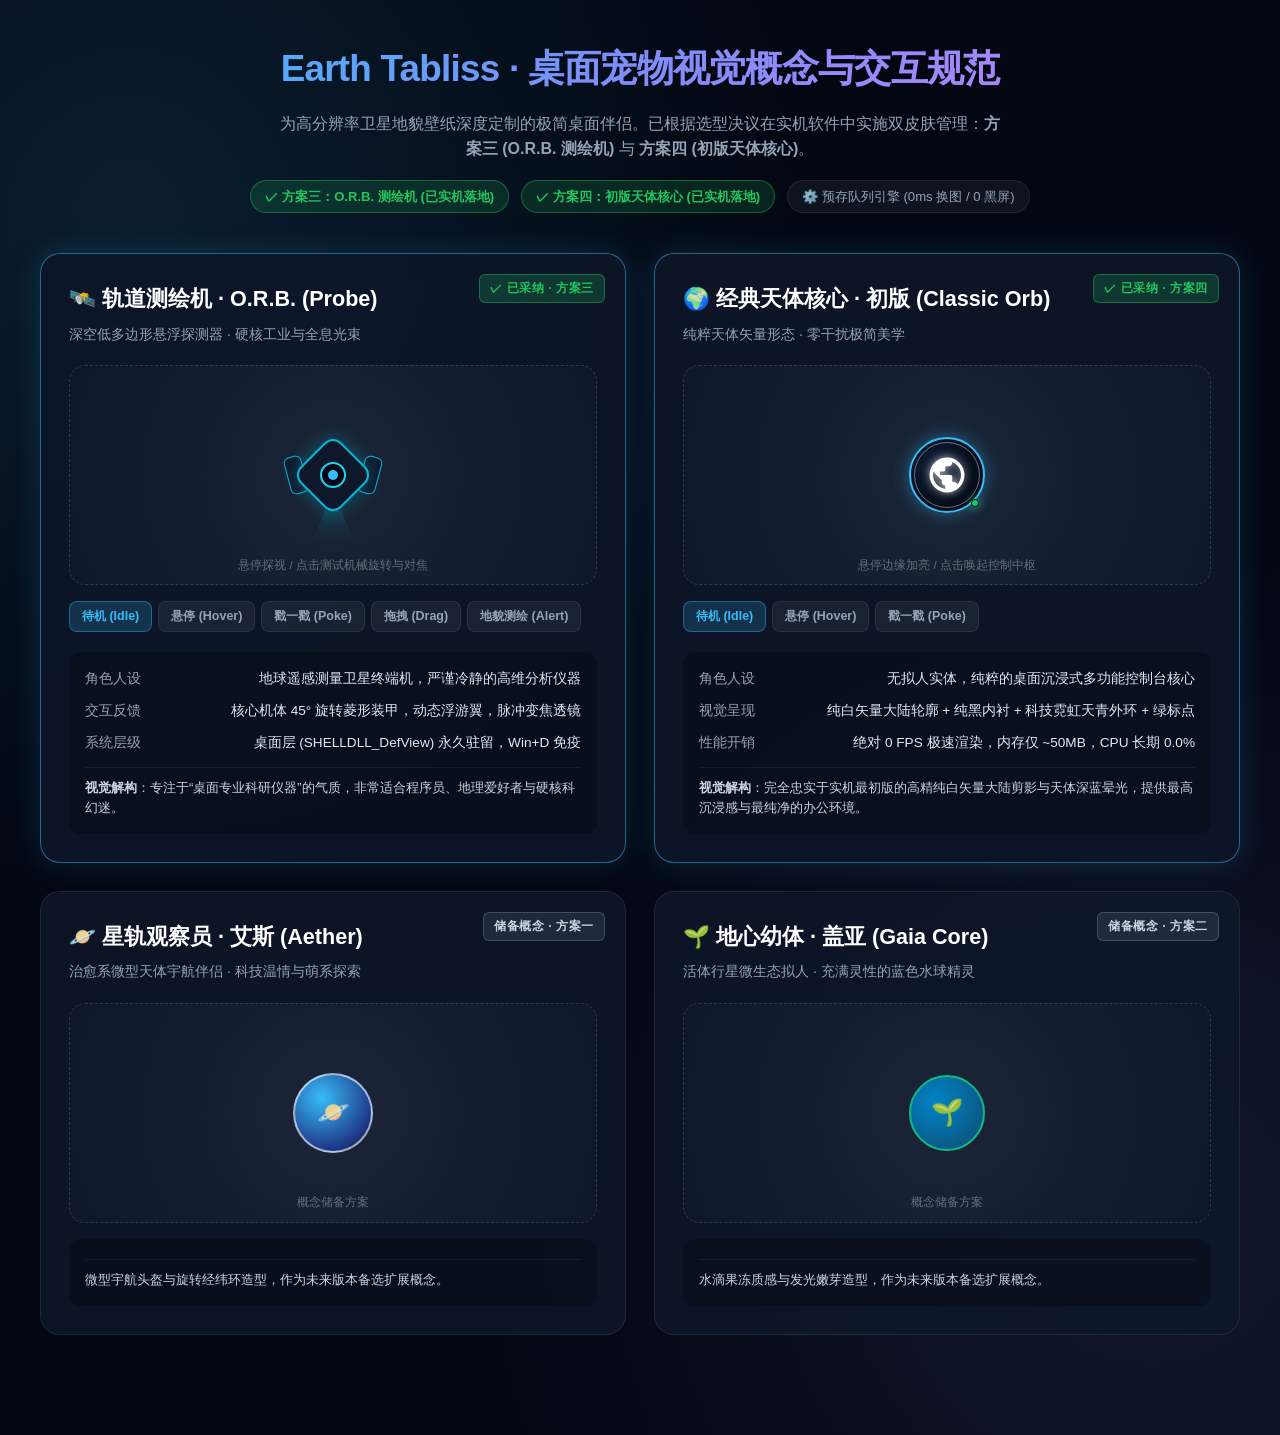
<file: app/pet_showcase.html>
<!DOCTYPE html>
<html lang="zh-CN">
<head>
  <meta charset="UTF-8">
  <meta name="viewport" content="width=device-width, initial-scale=1.0">
  <title>Earth Tabliss · 桌面宠物视觉概念与交互规范</title>
  <style>
    :root {
      --bg: #030712;
      --card-bg: rgba(15, 23, 42, 0.85);
      --card-border: rgba(255, 255, 255, 0.08);
      --primary: #38bdf8;
      --accent: #818cf8;
      --success: #22c55e;
      --warning: #facc15;
      --danger: #f87171;
      --text: #f8fafc;
      --text-muted: #94a3b8;
    }

    * {
      box-sizing: border-box;
      margin: 0;
      padding: 0;
      user-select: none;
    }

    body {
      font-family: -apple-system, BlinkMacSystemFont, "Segoe UI", Roboto, "PingFang SC", "Hiragino Sans GB", "Microsoft YaHei", sans-serif;
      background-color: var(--bg);
      background-image: 
        radial-gradient(circle at 10% 15%, rgba(56, 189, 248, 0.12) 0%, transparent 40%),
        radial-gradient(circle at 90% 85%, rgba(129, 140, 248, 0.12) 0%, transparent 40%);
      color: var(--text);
      min-height: 100vh;
      padding: 40px 24px 60px;
      line-height: 1.6;
    }

    .container {
      max-width: 1200px;
      margin: 0 auto;
    }

    header {
      text-align: center;
      margin-bottom: 40px;
    }

    header h1 {
      font-size: 2.3rem;
      font-weight: 800;
      background: linear-gradient(135deg, #38bdf8 0%, #818cf8 50%, #c084fc 100%);
      -webkit-background-clip: text;
      -webkit-text-fill-color: transparent;
      margin-bottom: 12px;
      letter-spacing: -0.02em;
    }

    header p {
      color: var(--text-muted);
      font-size: 1rem;
      max-width: 720px;
      margin: 0 auto;
    }

    .meta-bar {
      display: flex;
      justify-content: center;
      flex-wrap: wrap;
      gap: 12px;
      margin-top: 18px;
    }

    .pill {
      display: inline-flex;
      align-items: center;
      gap: 6px;
      padding: 5px 14px;
      border-radius: 9999px;
      font-size: 0.82rem;
      font-weight: 500;
      background: rgba(255, 255, 255, 0.05);
      border: 1px solid var(--card-border);
      color: var(--text-muted);
    }

    .pill.selected {
      background: rgba(34, 197, 94, 0.15);
      border-color: rgba(34, 197, 94, 0.4);
      color: var(--success);
      font-weight: 600;
    }

    /* Grid of Schemes */
    .schemes-grid {
      display: grid;
      grid-template-columns: repeat(auto-fit, minmax(540px, 1fr));
      gap: 28px;
      margin-bottom: 40px;
    }

    .scheme-card {
      background: var(--card-bg);
      border: 1px solid var(--card-border);
      border-radius: 20px;
      padding: 28px;
      backdrop-filter: blur(16px);
      -webkit-backdrop-filter: blur(16px);
      display: flex;
      flex-direction: column;
      position: relative;
      transition: all 0.3s cubic-bezier(0.4, 0, 0.2, 1);
    }

    .scheme-card:hover {
      border-color: rgba(56, 189, 248, 0.4);
      box-shadow: 0 16px 36px rgba(0, 0, 0, 0.6);
    }

    .scheme-card.active-skin {
      border-color: rgba(56, 189, 248, 0.5);
      box-shadow: 0 0 32px rgba(56, 189, 248, 0.16);
    }

    .card-badge {
      position: absolute;
      top: 20px;
      right: 20px;
      padding: 4px 10px;
      border-radius: 6px;
      font-size: 0.75rem;
      font-weight: 700;
      letter-spacing: 0.05em;
    }

    .badge-adopted { background: rgba(34, 197, 94, 0.2); color: #22c55e; border: 1px solid rgba(34, 197, 94, 0.4); }
    .badge-concept { background: rgba(148, 163, 184, 0.15); color: #cbd5e1; border: 1px solid rgba(148, 163, 184, 0.3); }

    .scheme-header {
      margin-bottom: 20px;
    }

    .scheme-title {
      font-size: 1.35rem;
      font-weight: 700;
      color: #fff;
      display: flex;
      align-items: center;
      gap: 10px;
      margin-bottom: 6px;
    }

    .scheme-sub {
      font-size: 0.88rem;
      color: var(--text-muted);
    }

    /* Sandbox Interactive Stage */
    .sandbox-stage {
      height: 220px;
      background: radial-gradient(circle, rgba(30, 41, 59, 0.85) 0%, rgba(15, 23, 42, 0.98) 100%);
      border: 1px dashed rgba(255, 255, 255, 0.14);
      border-radius: 16px;
      position: relative;
      display: flex;
      align-items: center;
      justify-content: center;
      overflow: hidden;
      margin-bottom: 16px;
      cursor: pointer;
    }

    .sandbox-hint {
      position: absolute;
      bottom: 10px;
      font-size: 0.72rem;
      color: rgba(255, 255, 255, 0.35);
      pointer-events: none;
    }

    /* Speech Bubble */
    .pet-bubble {
      position: absolute;
      top: 24px;
      background: rgba(15, 23, 42, 0.95);
      border: 1px solid #38bdf8;
      color: #f8fafc;
      padding: 6px 14px;
      border-radius: 12px;
      font-size: 0.8rem;
      font-weight: 500;
      pointer-events: none;
      box-shadow: 0 4px 14px rgba(0,0,0,0.5);
      opacity: 0;
      transform: translateY(6px);
      transition: all 0.3s cubic-bezier(0.4, 0, 0.2, 1);
      z-index: 10;
      white-space: nowrap;
    }

    .pet-bubble::after {
      content: "";
      position: absolute;
      bottom: -6px;
      left: 50%;
      transform: translateX(-50%);
      border-width: 6px 6px 0;
      border-style: solid;
      border-color: #38bdf8 transparent transparent;
    }

    .pet-bubble.active {
      opacity: 1;
      transform: translateY(0);
    }

    /* State Controller Bar */
    .state-bar {
      display: flex;
      flex-wrap: wrap;
      gap: 6px;
      margin-bottom: 20px;
    }

    .state-btn {
      background: rgba(255, 255, 255, 0.06);
      border: 1px solid var(--card-border);
      color: var(--text-muted);
      padding: 6px 12px;
      border-radius: 8px;
      font-size: 0.78rem;
      font-weight: 600;
      cursor: pointer;
      transition: all 0.2s ease;
    }

    .state-btn:hover, .state-btn.active {
      background: rgba(56, 189, 248, 0.18);
      border-color: rgba(56, 189, 248, 0.4);
      color: #38bdf8;
    }

    /* Details Grid */
    .details-box {
      background: rgba(0, 0, 0, 0.25);
      border-radius: 12px;
      padding: 16px;
      font-size: 0.85rem;
      display: flex;
      flex-direction: column;
      gap: 10px;
      flex-grow: 1;
    }

    .detail-item {
      display: flex;
      justify-content: space-between;
      align-items: flex-start;
      gap: 12px;
    }

    .detail-label {
      color: var(--text-muted);
      font-weight: 500;
      min-width: 76px;
    }

    .detail-val {
      color: #e2e8f0;
      text-align: right;
    }

    .detail-desc {
      color: #cbd5e1;
      font-size: 0.82rem;
      line-height: 1.5;
      margin-top: 4px;
      border-top: 1px solid rgba(255, 255, 255, 0.06);
      padding-top: 10px;
    }

    /* ========================================================
       SCHEME 3: ORB PROBE (深空全息探针 · O.R.B.) - SELECTED
       ======================================================== */
    .mascot-probe {
      position: relative;
      width: 100px;
      height: 100px;
      display: flex;
      align-items: center;
      justify-content: center;
      transition: transform 0.3s ease;
    }

    @keyframes probeHover {
      0%, 100% { transform: translateY(0); }
      50% { transform: translateY(-8px); }
    }

    @keyframes irisPulse {
      0%, 100% { transform: scale(1); box-shadow: 0 0 10px #06b6d4; }
      50% { transform: scale(0.85); box-shadow: 0 0 20px #22d3ee; }
    }

    .mascot-probe.idle {
      animation: probeHover 2.8s ease-in-out infinite;
    }

    .probe-core {
      width: 58px;
      height: 58px;
      background: #0f172a;
      border: 2px solid #06b6d4;
      border-radius: 12px;
      transform: rotate(45deg);
      box-shadow: 0 0 18px rgba(6, 182, 212, 0.4);
      display: flex;
      align-items: center;
      justify-content: center;
      position: relative;
      z-index: 2;
    }

    .probe-eye {
      width: 26px;
      height: 26px;
      background: #020617;
      border: 2px solid #22d3ee;
      border-radius: 50%;
      display: flex;
      align-items: center;
      justify-content: center;
      transform: rotate(-45deg);
    }

    .probe-pupil {
      width: 10px;
      height: 10px;
      background: #38bdf8;
      border-radius: 50%;
      animation: irisPulse 2.5s infinite;
    }

    .probe-wing-l, .probe-wing-r {
      position: absolute;
      width: 18px;
      height: 38px;
      background: rgba(15, 23, 42, 0.9);
      border: 1.5px solid #06b6d4;
      border-radius: 6px;
      z-index: 1;
      transition: all 0.3s ease;
    }
    .probe-wing-l { left: 4px; transform: rotate(-15deg); }
    .probe-wing-r { right: 4px; transform: rotate(15deg); }

    .probe-beam {
      position: absolute;
      bottom: -15px;
      width: 40px;
      height: 30px;
      background: linear-gradient(to bottom, rgba(6, 182, 212, 0.3), transparent);
      clip-path: polygon(30% 0%, 70% 0%, 100% 100%, 0% 100%);
      opacity: 0.6;
    }

    .mascot-probe.hover {
      transform: scale(1.15);
    }
    .mascot-probe.hover .probe-wing-l { transform: translateX(-6px) rotate(-25deg); }
    .mascot-probe.hover .probe-wing-r { transform: translateX(6px) rotate(25deg); }
    .mascot-probe.hover .probe-beam { opacity: 0.9; height: 45px; }

    @keyframes probeScan {
      0% { transform: rotate(0deg); }
      100% { transform: rotate(360deg); }
    }
    .mascot-probe.poke .probe-core {
      animation: probeScan 0.5s ease-out;
    }

    .mascot-probe.drag {
      transform: rotate(20deg) scale(0.9);
    }

    /* ========================================================
       SCHEME 4: CLASSIC ORB (初版天体核心) - SELECTED
       ======================================================== */
    .mascot-classic {
      position: relative;
      width: 76px;
      height: 76px;
      border-radius: 50%;
      background: radial-gradient(circle at 35% 35%, #0e1e38 0%, #070d1a 60%, #020617 100%);
      border: 2px solid #38bdf8;
      box-shadow: 0 0 18px rgba(56, 189, 248, 0.45);
      display: flex;
      align-items: center;
      justify-content: center;
      transition: all 0.3s ease;
    }

    .classic-halo {
      position: absolute;
      width: 66px;
      height: 66px;
      border-radius: 50%;
      border: 1px solid rgba(255, 255, 255, 0.4);
      pointer-events: none;
    }

    .classic-globe-svg {
      width: 42px;
      height: 42px;
      fill: #ffffff;
      filter: drop-shadow(0 0 4px rgba(255, 255, 255, 0.7));
    }

    .classic-dot {
      position: absolute;
      bottom: 4px;
      right: 4px;
      width: 8px;
      height: 8px;
      background: #22c55e;
      border: 1.5px solid #0f172a;
      border-radius: 50%;
      box-shadow: 0 0 8px #22c55e;
    }

    .mascot-classic.hover, .sandbox-stage:hover .mascot-classic {
      border-color: #7dd3fc;
      box-shadow: 0 0 28px rgba(56, 189, 248, 0.75);
      transform: scale(1.08);
    }

    /* Scheme 1 & 2 Concept Visuals */
    .mascot-aether {
      position: relative;
      width: 80px;
      height: 80px;
      border-radius: 50%;
      background: radial-gradient(circle at 35% 30%, #38bdf8 0%, #1e3a8a 70%, #0f172a 100%);
      border: 2px solid rgba(255, 255, 255, 0.6);
      display: flex;
      align-items: center;
      justify-content: center;
    }
    .mascot-gaia {
      position: relative;
      width: 76px;
      height: 76px;
      border-radius: 50%;
      background: radial-gradient(circle at 35% 35%, #0284c7 0%, #0c4a6e 100%);
      border: 2px solid #10b981;
      display: flex;
      align-items: center;
      justify-content: center;
    }
  </style>
</head>
<body>

<div class="container">
  <header>
    <h1>Earth Tabliss · 桌面宠物视觉概念与交互规范</h1>
    <p>为高分辨率卫星地貌壁纸深度定制的极简桌面伴侣。已根据选型决议在实机软件中实施双皮肤管理：<b>方案三 (O.R.B. 测绘机)</b> 与 <b>方案四 (初版天体核心)</b>。</p>
    
    <div class="meta-bar">
      <span class="pill selected">✓ 方案三：O.R.B. 测绘机 (已实机落地)</span>
      <span class="pill selected">✓ 方案四：初版天体核心 (已实机落地)</span>
      <span class="pill">⚙️ 预存队列引擎 (0ms 换图 / 0 黑屏)</span>
    </div>
  </header>

  <div class="schemes-grid">

    <!-- SCHEME 3: ORB PROBE (SELECTED) -->
    <div class="scheme-card active-skin">
      <span class="card-badge badge-adopted">✓ 已采纳 · 方案三</span>
      
      <div class="scheme-header">
        <h2 class="scheme-title">🛰️ 轨道测绘机 · O.R.B. (Probe)</h2>
        <p class="scheme-sub">深空低多边形悬浮探测器 · 硬核工业与全息光束</p>
      </div>

      <div class="sandbox-stage" id="stage-probe">
        <div class="pet-bubble" id="bubble-probe">[SCAN] 经纬网格解析完成，等高线数据已就绪。</div>
        <div class="mascot-probe idle" id="mascot-probe">
          <div class="probe-wing-l"></div>
          <div class="probe-wing-r"></div>
          <div class="probe-core">
            <div class="probe-eye">
              <div class="probe-pupil"></div>
            </div>
          </div>
          <div class="probe-beam"></div>
        </div>
        <div class="sandbox-hint">悬停探视 / 点击测试机械旋转与对焦</div>
      </div>

      <div class="state-bar">
        <button class="state-btn active" onclick="setProbeState('idle', '微型等离子浮游微振，激光镜头呼吸式变焦...')">待机 (Idle)</button>
        <button class="state-btn" onclick="setProbeState('hover', '浮游翼展开为巡弋姿态，投射全息雷达网格 📐')">悬停 (Hover)</button>
        <button class="state-btn" onclick="setProbeState('poke', '机械核心咔哒旋转展开，镜头蓝光聚焦唤醒 AI 研判 ⚡')">戳一戳 (Poke)</button>
        <button class="state-btn" onclick="setProbeState('drag', '尾部亮起蓝色等离子微火推进器，保持姿态平衡 🛸')">拖拽 (Drag)</button>
        <button class="state-btn" onclick="setProbeState('alert', '向壁纸投射出扇形等高线扫描光束，输出遥感参数 📡')">地貌测绘 (Alert)</button>
      </div>

      <div class="details-box">
        <div class="detail-item">
          <span class="detail-label">角色人设</span>
          <span class="detail-val">地球遥感测量卫星终端机，严谨冷静的高维分析仪器</span>
        </div>
        <div class="detail-item">
          <span class="detail-label">交互反馈</span>
          <span class="detail-val">核心机体 45° 旋转菱形装甲，动态浮游翼，脉冲变焦透镜</span>
        </div>
        <div class="detail-item">
          <span class="detail-label">系统层级</span>
          <span class="detail-val">桌面层 (SHELLDLL_DefView) 永久驻留，Win+D 免疫</span>
        </div>
        <p class="detail-desc">
          <b>视觉解构</b>：专注于“桌面专业科研仪器”的气质，非常适合程序员、地理爱好者与硬核科幻迷。
        </p>
      </div>
    </div>

    <!-- SCHEME 4: CLASSIC INITIAL ORB (SELECTED) -->
    <div class="scheme-card active-skin">
      <span class="card-badge badge-adopted">✓ 已采纳 · 方案四</span>
      
      <div class="scheme-header">
        <h2 class="scheme-title">🌍 经典天体核心 · 初版 (Classic Orb)</h2>
        <p class="scheme-sub">纯粹天体矢量形态 · 零干扰极简美学</p>
      </div>

      <div class="sandbox-stage" id="stage-classic">
        <div class="pet-bubble" id="bubble-classic">初版纯粹经典天体 · 极简常驻</div>
        <div class="mascot-classic" id="mascot-classic">
          <div class="classic-halo"></div>
          <svg class="classic-globe-svg" viewBox="0 0 24 24">
            <path d="M12 2C6.48 2 2 6.48 2 12s4.48 10 10 10 10-4.48 10-10S17.52 2 12 2zm-1 17.93c-3.95-.49-7-3.85-7-7.93 0-.62.08-1.21.21-1.79L9 15v1c0 1.1.9 2 2 2v1.93zm6.9-2.54c-.26-.81-1-1.39-1.9-1.39h-1v-3c0-.55-.45-1-1-1H8v-2h2c.55 0 1-.45 1-1V7h2c1.1 0 2-.9 2-2v-.41c2.93 1.19 5 4.06 5 7.41 0 2.08-.8 3.97-2.1 5.39z"/>
          </svg>
          <div class="classic-dot"></div>
        </div>
        <div class="sandbox-hint">悬停边缘加亮 / 点击唤起控制中枢</div>
      </div>

      <div class="state-bar">
        <button class="state-btn active" onclick="setClassicState('idle', '深邃宇宙天体渐变底座，稳定静置在桌面最底层...')">待机 (Idle)</button>
        <button class="state-btn" onclick="setClassicState('hover', '边缘霓虹天青光环柔和加亮，微缩气泡提示地标 💡')">悬停 (Hover)</button>
        <button class="state-btn" onclick="setClassicState('poke', '立即展开半透明控制中枢 (收藏/Gemini/换壁纸) 📋')">戳一戳 (Poke)</button>
      </div>

      <div class="details-box">
        <div class="detail-item">
          <span class="detail-label">角色人设</span>
          <span class="detail-val">无拟人实体，纯粹的桌面沉浸式多功能控制台核心</span>
        </div>
        <div class="detail-item">
          <span class="detail-label">视觉呈现</span>
          <span class="detail-val">纯白矢量大陆轮廓 + 纯黑内衬 + 科技霓虹天青外环 + 绿标点</span>
        </div>
        <div class="detail-item">
          <span class="detail-label">性能开销</span>
          <span class="detail-val">绝对 0 FPS 极速渲染，内存仅 ~50MB，CPU 长期 0.0%</span>
        </div>
        <p class="detail-desc">
          <b>视觉解构</b>：完全忠实于实机最初版的高精纯白矢量大陆剪影与天体深蓝晕光，提供最高沉浸感与最纯净的办公环境。
        </p>
      </div>
    </div>

    <!-- SCHEME 1: AETHER (CONCEPT) -->
    <div class="scheme-card">
      <span class="card-badge badge-concept">储备概念 · 方案一</span>
      <div class="scheme-header">
        <h2 class="scheme-title">🪐 星轨观察员 · 艾斯 (Aether)</h2>
        <p class="scheme-sub">治愈系微型天体宇航伴侣 · 科技温情与萌系探索</p>
      </div>
      <div class="sandbox-stage">
        <div class="mascot-aether">
          <span style="font-size:26px;">🪐</span>
        </div>
        <div class="sandbox-hint">概念储备方案</div>
      </div>
      <div class="details-box">
        <p class="detail-desc">微型宇航头盔与旋转经纬环造型，作为未来版本备选扩展概念。</p>
      </div>
    </div>

    <!-- SCHEME 2: GAIA (CONCEPT) -->
    <div class="scheme-card">
      <span class="card-badge badge-concept">储备概念 · 方案二</span>
      <div class="scheme-header">
        <h2 class="scheme-title">🌱 地心幼体 · 盖亚 (Gaia Core)</h2>
        <p class="scheme-sub">活体行星微生态拟人 · 充满灵性的蓝色水球精灵</p>
      </div>
      <div class="sandbox-stage">
        <div class="mascot-gaia">
          <span style="font-size:26px;">🌱</span>
        </div>
        <div class="sandbox-hint">概念储备方案</div>
      </div>
      <div class="details-box">
        <p class="detail-desc">水滴果冻质感与发光嫩芽造型，作为未来版本备选扩展概念。</p>
      </div>
    </div>

  </div>
</div>

<script>
  // Probe Mascot Control
  const probe = document.getElementById('mascot-probe');
  const bubbleProbe = document.getElementById('bubble-probe');
  function setProbeState(state, text) {
    probe.className = 'mascot-probe ' + state;
    bubbleProbe.textContent = text;
    bubbleProbe.classList.add('active');
    setTimeout(() => {
      if (state !== 'idle') bubbleProbe.classList.remove('active');
    }, 4000);
  }
  document.getElementById('stage-probe').addEventListener('click', () => {
    setProbeState('poke', '机械对焦锁定！全息 HUD 准备就绪 ⚡');
    setTimeout(() => { probe.className = 'mascot-probe idle'; }, 800);
  });

  // Classic Mascot Control
  const classic = document.getElementById('mascot-classic');
  const bubbleClassic = document.getElementById('bubble-classic');
  function setClassicState(state, text) {
    classic.className = 'mascot-classic ' + state;
    bubbleClassic.textContent = text;
    bubbleClassic.classList.add('active');
    setTimeout(() => {
      if (state !== 'idle') bubbleClassic.classList.remove('active');
    }, 4000);
  }
  document.getElementById('stage-classic').addEventListener('click', () => {
    setClassicState('poke', '点击展开控制中枢 · 经典初版 🌍');
    setTimeout(() => { classic.className = 'mascot-classic idle'; }, 800);
  });
</script>

</body>
</html>
</file>
